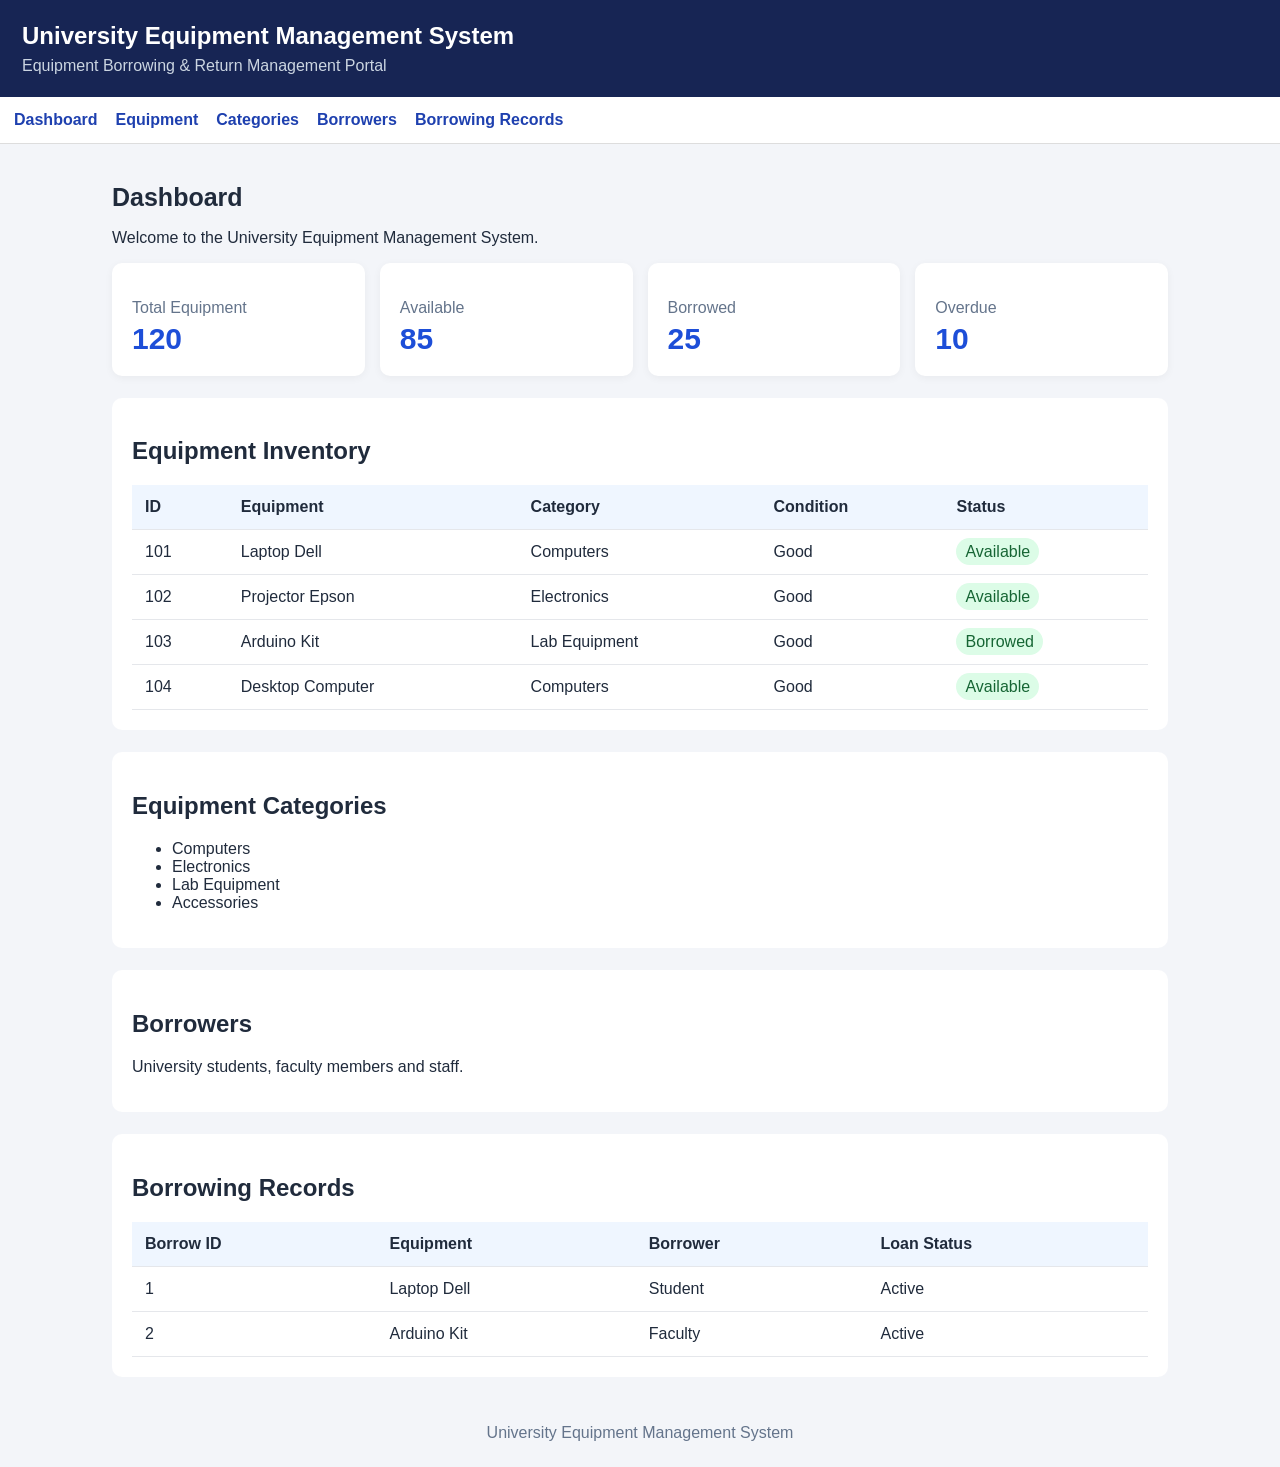
<file: Index.html>
<!DOCTYPE html>
<html lang="en">
<head>
<meta charset="UTF-8">
<meta name="viewport" content="width=device-width, initial-scale=1.0">
<title>University Equipment Management</title>
<style>
*{box-sizing:border-box}
body{margin:0;font-family:Arial,sans-serif;background:#f3f5f9;color:#202b3c}
header{background:#172554;color:white;padding:22px}
header h2{margin:0}
header p{margin:7px 0 0;color:#cbd5e1}
nav{background:white;padding:14px;display:flex;gap:18px;flex-wrap:wrap;border-bottom:1px solid #ddd}
nav a{color:#1e40af;text-decoration:none;font-weight:bold}
main{padding:22px;max-width:1100px;margin:auto}
h1{font-size:25px}
.cards{display:grid;grid-template-columns:repeat(auto-fit,minmax(150px,1fr));gap:15px}
.card{background:white;padding:20px;border-radius:10px;box-shadow:0 2px 8px #0000000c}
.card p{color:#64748b;margin-bottom:5px}
.number{font-size:30px;font-weight:bold;color:#1d4ed8}
section{background:white;margin-top:22px;padding:20px;border-radius:10px}
table{width:100%;border-collapse:collapse;min-width:550px}
th,td{text-align:left;padding:13px;border-bottom:1px solid #e5e7eb}
th{background:#eff6ff}
.table-wrap{overflow-x:auto}
.status{background:#dcfce7;color:#166534;padding:5px 9px;border-radius:15px}
footer{text-align:center;padding:25px;color:#64748b}
</style>
</head>
<body>

<header>
<h2>University Equipment Management System</h2>
<p>Equipment Borrowing & Return Management Portal</p>
</header>

<nav>
<a href="#dashboard">Dashboard</a>
<a href="#equipment">Equipment</a>
<a href="#categories">Categories</a>
<a href="#borrowers">Borrowers</a>
<a href="#records">Borrowing Records</a>
</nav>

<main>
<h1 id="dashboard">Dashboard</h1>
<p>Welcome to the University Equipment Management System.</p>

<div class="cards">
<div class="card"><p>Total Equipment</p><div class="number">120</div></div>
<div class="card"><p>Available</p><div class="number">85</div></div>
<div class="card"><p>Borrowed</p><div class="number">25</div></div>
<div class="card"><p>Overdue</p><div class="number">10</div></div>
</div>

<section id="equipment">
<h2>Equipment Inventory</h2>
<div class="table-wrap">
<table>
<thead><tr><th>ID</th><th>Equipment</th><th>Category</th><th>Condition</th><th>Status</th></tr></thead>
<tbody>
<tr><td>101</td><td>Laptop Dell</td><td>Computers</td><td>Good</td><td><span class="status">Available</span></td></tr>
<tr><td>102</td><td>Projector Epson</td><td>Electronics</td><td>Good</td><td><span class="status">Available</span></td></tr>
<tr><td>103</td><td>Arduino Kit</td><td>Lab Equipment</td><td>Good</td><td><span class="status">Borrowed</span></td></tr>
<tr><td>104</td><td>Desktop Computer</td><td>Computers</td><td>Good</td><td><span class="status">Available</span></td></tr>
</tbody>
</table>
</div>
</section>

<section id="categories">
<h2>Equipment Categories</h2>
<ul>
<li>Computers</li>
<li>Electronics</li>
<li>Lab Equipment</li>
<li>Accessories</li>
</ul>
</section>

<section id="borrowers">
<h2>Borrowers</h2>
<p>University students, faculty members and staff.</p>
</section>

<section id="records">
<h2>Borrowing Records</h2>
<div class="table-wrap">
<table>
<tr><th>Borrow ID</th><th>Equipment</th><th>Borrower</th><th>Loan Status</th></tr>
<tr><td>1</td><td>Laptop Dell</td><td>Student</td><td>Active</td></tr>
<tr><td>2</td><td>Arduino Kit</td><td>Faculty</td><td>Active</td></tr>
</table>
</div>
</section>
</main>

<footer>University Equipment Management System</footer>
</body>
</html>
</file>
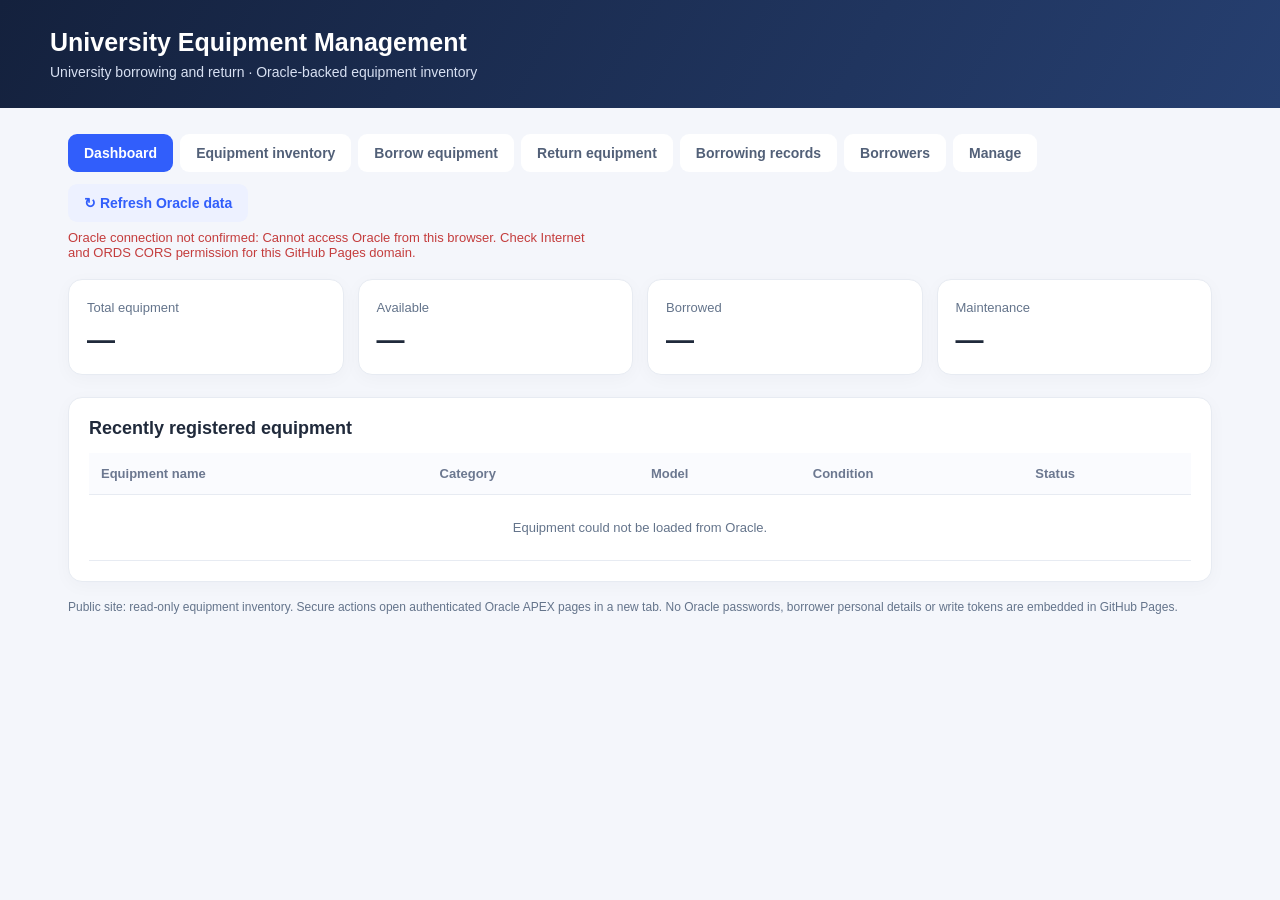
<file: index.html>
<!DOCTYPE html>
<html lang="en">
<head>
<meta charset="UTF-8">
<meta name="viewport" content="width=device-width, initial-scale=1.0">
<meta name="description" content="University equipment inventory connected to the Oracle ORDS REST API.">
<title>University Equipment Management | Oracle Live Inventory</title>
<style>
:root{--navy:#14213d;--blue:#315efb;--bg:#f4f6fb;--text:#202a3b;--muted:#64748b;--line:#e7ebf2;--green:#16865b;--red:#c43d3d}
*{box-sizing:border-box}
body{margin:0;background:var(--bg);font-family:Inter,Arial,sans-serif;color:var(--text)}
header{background:linear-gradient(120deg,#14213d,#263f70);color:#fff;padding:28px max(22px,calc((100% - 1180px)/2))}
header h1{font-size:25px;margin:0 0 7px}
header p{margin:0;color:#d7e0f2;font-size:14px}
main{max-width:1180px;margin:26px auto;padding:0 18px}
.toolbar{display:flex;justify-content:space-between;align-items:center;gap:12px;flex-wrap:wrap;margin-bottom:19px}
.tabs{display:flex;gap:7px;flex-wrap:wrap}
.tab,button{border:0;border-radius:9px;padding:11px 16px;font-weight:600;cursor:pointer;font:600 14px Inter,Arial,sans-serif}
.tab{background:#fff;color:#526078}.tab.active{background:var(--blue);color:white}
button.secondary{background:#edf1ff;color:#315efb}
button:disabled{opacity:.55;cursor:not-allowed}
.status{font-size:13px;color:var(--muted);margin-top:8px;max-width:530px}
.status.error{color:var(--red)}.status.ok{color:var(--green)}
.stats{display:grid;grid-template-columns:repeat(4,1fr);gap:14px;margin-bottom:22px}
.stat,.panel{background:#fff;border:1px solid var(--line);border-radius:14px;box-shadow:0 4px 18px #1c2c4a08}
.stat{padding:18px}.stat span{font-size:13px;color:var(--muted)}.stat strong{display:block;font-size:28px;margin-top:8px}
.panel{padding:20px;margin-bottom:18px}.panel h2{font-size:18px;margin:0 0 14px}
.section{display:none}.section.active{display:block}
.table-wrap{overflow-x:auto}
table{width:100%;border-collapse:collapse;min-width:620px}
th,td{text-align:left;padding:13px 12px;border-bottom:1px solid var(--line);font-size:13px}
th{color:#6c7890;font-weight:700;background:#fafbfe}
.pill{display:inline-block;padding:5px 9px;border-radius:20px;font-size:11px;font-weight:700;background:#e7f7ef;color:#16865b}
.pill.borrowed{background:#fff1df;color:#a7650a}.pill.maintenance{background:#ffe8e8;color:#c43d3d}
.empty{text-align:center;color:var(--muted);padding:25px}
.filters{display:flex;gap:12px;flex-wrap:wrap;align-items:center;margin-bottom:15px}
.filters input,.filters select{border:1px solid #dce2ec;border-radius:8px;background:white;padding:10px 12px;font:14px Arial;color:var(--text);min-width:170px}
.filters input{flex:1;min-width:210px}
.hint{font-size:13px;line-height:1.7;color:var(--muted)}
.notice{padding:14px 16px;background:#f6f8ff;border:1px solid #dfe6fb;border-radius:10px;line-height:1.65;margin-bottom:14px;font-size:14px}
.footer-note{margin:10px 0 26px;color:var(--muted);font-size:12px}
.actions{display:grid;grid-template-columns:repeat(auto-fit,minmax(240px,1fr));gap:14px;margin-top:18px}
.action-card{padding:18px;border:1px solid var(--line);border-radius:12px;background:#fbfcff}
.action-card h3{font-size:16px;margin:0 0 7px}
.action-card p{font-size:13px;line-height:1.5;color:var(--muted);margin:0 0 14px}
.action-btn{display:inline-flex;justify-content:center;align-items:center;text-decoration:none;border-radius:9px;padding:12px 17px;font-weight:700;font-size:14px;margin-top:10px}
.action-btn.primary{color:#fff;background:var(--blue)}
.action-btn.secondary{color:var(--blue);background:#eaf0ff}
.action-btn:focus-visible,.tab:focus-visible{outline:3px solid #edb753;outline-offset:2px}
.subhead{font-size:15px;margin:23px 0 14px}
@media(max-width:760px){.stats{grid-template-columns:repeat(2,1fr)}header h1{font-size:21px}.panel{padding:15px}.filters input,.filters select{width:100%}}
</style>
</head>
<body>
<header>
  <h1>University Equipment Management</h1>
  <p>University borrowing and return · Oracle-backed equipment inventory</p>
</header>
<main>
  <div class="toolbar">
    <div class="tabs" role="tablist" aria-label="Equipment management sections">
      <button class="tab active" data-tab="dashboard" role="tab" aria-selected="true">Dashboard</button>
      <button class="tab" data-tab="equipment" role="tab" aria-selected="false">Equipment inventory</button>
      <button class="tab" data-tab="borrow" role="tab" aria-selected="false">Borrow equipment</button>
      <button class="tab" data-tab="return" role="tab" aria-selected="false">Return equipment</button>
      <button class="tab" data-tab="records" role="tab" aria-selected="false">Borrowing records</button>
      <button class="tab" data-tab="borrowers" role="tab" aria-selected="false">Borrowers</button>
      <button class="tab" data-tab="manage" role="tab" aria-selected="false">Manage</button>
    </div>
    <div>
      <button class="secondary" id="refreshBtn" type="button">↻ Refresh Oracle data</button>
      <div class="status" role="status" aria-live="polite" id="message">Connecting to Oracle…</div>
    </div>
  </div>

  <section id="dashboard" class="section active">
    <div class="stats">
      <div class="stat"><span>Total equipment</span><strong id="totalCount">—</strong></div>
      <div class="stat"><span>Available</span><strong id="availableCount">—</strong></div>
      <div class="stat"><span>Borrowed</span><strong id="borrowedCount">—</strong></div>
      <div class="stat"><span>Maintenance</span><strong id="maintenanceCount">—</strong></div>
    </div>
    <div class="panel">
      <h2>Recently registered equipment</h2>
      <div class="table-wrap">
        <table><thead><tr><th>Equipment name</th><th>Category</th><th>Model</th><th>Condition</th><th>Status</th></tr></thead>
        <tbody id="recentEquipment"><tr><td colspan="5" class="empty">Loading Oracle equipment…</td></tr></tbody></table>
      </div>
    </div>
  </section>

  <section id="equipment" class="section">
    <div class="panel">
      <h2>Equipment inventory</h2>
      <div class="filters">
        <input id="searchEquipment" type="search" placeholder="Search equipment, model or serial number" aria-label="Search equipment">
        <select id="statusFilter" aria-label="Filter equipment by status">
          <option value="">All statuses</option>
          <option value="available">Available</option>
          <option value="borrowed">Borrowed</option>
          <option value="maintenance">Maintenance</option>
        </select>
        <select id="categoryFilter" aria-label="Filter by category"><option value="">All categories</option></select>
      </div>
      <p class="hint" id="resultCount">Loading inventory…</p>
      <div class="table-wrap">
        <table><thead><tr><th>Equipment name</th><th>Category</th><th>Model</th><th>Serial number</th><th>Condition</th><th>Status</th></tr></thead>
        <tbody id="equipmentRows"><tr><td colspan="6" class="empty">Loading Oracle equipment…</td></tr></tbody></table>
      </div>
    </div>
  </section>

  <section id="borrow" class="section">
    <div class="panel">
      <h2>Borrow equipment</h2>
      <div class="notice"><strong>Secure Oracle borrowing form.</strong> Select a registered borrower and an available item in your existing Oracle APEX app. The borrowing record is saved to Oracle, and the database trigger updates the equipment status.</div>
      <p class="hint" id="borrowSummary">Checking available equipment…</p>
      <a class="action-btn primary" href="https://oracleapex.com/ords/f?p=94698:9:0" target="_blank" rel="noopener noreferrer">Open Borrow Equipment ↗</a><p class="hint">Page 9 · Sign in to your Oracle APEX app if prompted, complete the form, then return here and refresh the dashboard.</p>
      <h3 class="subhead">Available equipment preview</h3>
      <div class="table-wrap"><table><thead><tr><th>Equipment</th><th>Model</th><th>Serial</th><th>Condition</th></tr></thead><tbody id="borrowPreview"><tr><td colspan="4" class="empty">Loading available items…</td></tr></tbody></table></div>
    </div>
  </section>

  <section id="return" class="section">
    <div class="panel">
      <h2>Return equipment</h2>
      <div class="notice"><strong>Secure Oracle return form.</strong> Choose an active borrowing record, record the return condition, and confirm. Your existing Oracle APEX page writes the return to the Oracle database.</div>
      <a class="action-btn primary" href="https://oracleapex.com/ords/f?p=94698:10:0" target="_blank" rel="noopener noreferrer">Open Return Equipment ↗</a><p class="hint">Page 10 · Once returned, come back and click Refresh Oracle Data to see the updated inventory.</p>
      <h3 class="subhead">Important</h3>
      <p class="hint">Good-condition items should become Available again; damaged items should be handled according to your existing database trigger and maintenance rules.</p>
    </div>
  </section>

  <section id="records" class="section">
    <div class="panel">
      <h2>Borrowing records &amp; reports</h2>
      <p class="hint">Borrowing history contains borrower information. Open it inside the authenticated Oracle application instead of exposing private records on a public GitHub Pages website.</p>
      <div class="actions">
        <div class="action-card"><h3>Borrowing history</h3><p>Review loan dates, due dates, returns and statuses.</p><a class="action-btn secondary" href="https://oracleapex.com/ords/f?p=94698:8:0" target="_blank" rel="noopener noreferrer">Open Borrowing History ↗</a><p class="hint">Page 8 · Oracle APEX.</p></div>
        <div class="action-card"><h3>Overdue items</h3><p>Check which equipment has passed its expected return date.</p><a class="action-btn secondary" href="https://oracleapex.com/ords/f?p=94698:11:0" target="_blank" rel="noopener noreferrer">Open Overdue Report ↗</a><p class="hint">Page 11 · Oracle APEX.</p></div>
      </div>
    </div>
  </section>

  <section id="borrowers" class="section">
    <div class="panel">
      <h2>Borrower management</h2>
      <p class="hint">Use your existing secured Oracle forms to register university borrowers and view their details. Names, emails, and phone numbers are not loaded into this public site.</p>
      <div class="actions">
        <div class="action-card"><h3>Borrower list</h3><p>View registered students, teachers and staff.</p><a class="action-btn secondary" href="https://oracleapex.com/ords/f?p=94698:6:0" target="_blank" rel="noopener noreferrer">View Borrowers ↗</a><p class="hint">Page 6 · Oracle APEX.</p></div>
        <div class="action-card"><h3>Register borrower</h3><p>Add a new borrower with correct university details.</p><a class="action-btn secondary" href="https://oracleapex.com/ords/f?p=94698:7:0" target="_blank" rel="noopener noreferrer">Add Borrower ↗</a><p class="hint">Page 7 · Oracle APEX.</p></div>
      </div>
    </div>
  </section>

  <section id="manage" class="section">
    <div class="panel">
      <h2>Manage university equipment</h2>
      <div class="notice">Administrative changes are completed in Oracle APEX, with authentication and database constraints. No Render or additional Python hosting is needed for this workflow.</div>
      <div class="actions">
        <div class="action-card"><h3>Equipment management</h3><p>Add, edit and maintain the equipment catalog.</p><a class="action-btn secondary" href="https://oracleapex.com/ords/f?p=94698:4:0" target="_blank" rel="noopener noreferrer">Manage Equipment ↗</a><p class="hint">Page 4 · Oracle APEX.</p></div>
        <div class="action-card"><h3>Categories</h3><p>Manage laptops, computers and other equipment categories.</p><a class="action-btn secondary" href="https://oracleapex.com/ords/f?p=94698:2:0" target="_blank" rel="noopener noreferrer">Manage Categories ↗</a><p class="hint">Page 2 · Oracle APEX.</p></div>
        <div class="action-card"><h3>Oracle application dashboard</h3><p>Use the authenticated home page for the complete management workflow.</p><a class="action-btn secondary" href="https://oracleapex.com/ords/f?p=94698:12:0" target="_blank" rel="noopener noreferrer">Open Oracle Dashboard ↗</a><p class="hint">Page 12 · Oracle APEX.</p></div>
      </div>
    </div>
  </section>
  <p class="footer-note">Public site: read-only equipment inventory. Secure actions open authenticated Oracle APEX pages in a new tab. No Oracle passwords, borrower personal details or write tokens are embedded in GitHub Pages.</p>
</main>
<script>
"use strict";
const API_BASE = "https://oracleapex.com/ords/dawood/";
let equipment = [];
let categories = [];
const $ = id => document.getElementById(id);
const field = (obj, name) => obj?.[name] ?? obj?.[name.toLowerCase()] ?? obj?.[name.toUpperCase()] ?? "";
const esc = value => String(value ?? "").replace(/[&<>"']/g, c => ({"&":"&amp;","<":"&lt;",">":"&gt;",'"':"&quot;","'":"&#39;"}[c]));
const label = v => String(v || "—");
function setMessage(value, type) {
  $("message").textContent = value;
  $("message").className = "status " + (type || "");
}
function statusBadge(status) {
  const value = label(status);
  const key = value.toLowerCase();
  const klass = key === "borrowed" ? "borrowed" : key === "maintenance" ? "maintenance" : "";
  return '<span class="pill ' + klass + '">' + esc(value) + "</span>";
}
function categoryName(id) {
  const row = categories.find(x => String(field(x,"CATEGORYID")) === String(id));
  return row ? label(field(row,"CATEGORYNAME")) : (id ? "Category " + id : "—");
}
async function readAllPages(resource) {
  let url = new URL(resource, API_BASE).href;
  const all = [];
  const visited = new Set();
  for (let page = 0; page < 200 && url; page++) {
    const target = new URL(url);
    if (target.origin !== new URL(API_BASE).origin || !target.pathname.startsWith(new URL(API_BASE).pathname)) {
      throw new Error("Unexpected Oracle pagination URL");
    }
    if (visited.has(url)) throw new Error("Oracle pagination repeated the same page");
    visited.add(url);
    let response;
    try {
      response = await fetch(url, { method:"GET", headers:{"Accept":"application/json"}, cache:"no-store" });
    } catch (_) {
      throw new Error("Cannot access Oracle from this browser. Check Internet and ORDS CORS permission for this GitHub Pages domain.");
    }
    if (!response.ok) throw new Error(resource + " returned HTTP " + response.status);
    let data;
    try { data = await response.json(); }
    catch (_) { throw new Error("Oracle did not return valid JSON for " + resource); }
    const items = Array.isArray(data?.items) ? data.items : (Array.isArray(data) ? data : null);
    if (!items) throw new Error("Unexpected Oracle JSON format for " + resource);
    all.push(...items);
    if (Array.isArray(data)) break;
    const next = (data.links || []).find(x => String(x.rel).toLowerCase() === "next")?.href;
    if (next) { url = new URL(next,url).href; continue; }
    if (data.hasMore && items.length) {
      const current = new URL(url);
      const offset = Number(data.offset ?? current.searchParams.get("offset") ?? 0);
      current.searchParams.set("offset", String(offset + items.length));
      url = current.href;
      continue;
    }
    url = null;
  }
  if (url) throw new Error("Oracle returned too many pages; narrow the API response");
  return all;
}
function renderDashboard() {
  $("totalCount").textContent = equipment.length;
  $("availableCount").textContent = equipment.filter(x => String(field(x,"STATUS")).toLowerCase()==="available").length;
  $("borrowedCount").textContent = equipment.filter(x => String(field(x,"STATUS")).toLowerCase()==="borrowed").length;
  $("maintenanceCount").textContent = equipment.filter(x => String(field(x,"STATUS")).toLowerCase()==="maintenance").length;
  const availableForLoan = equipment.filter(x => String(field(x,"STATUS")).toLowerCase() === "available" && String(field(x,"CONDITION")).toLowerCase() === "good");
  $("borrowSummary").textContent = availableForLoan.length + " available, good-condition item(s) currently shown in Oracle inventory.";
  $("borrowPreview").innerHTML = availableForLoan.slice(0,12).map(x => '<tr><td><strong>'+esc(label(field(x,"EQUIPMENTNAME")))+'</strong></td><td>'+esc(label(field(x,"MODEL")))+'</td><td>'+esc(label(field(x,"SERIALNUMBER")))+'</td><td>'+esc(label(field(x,"CONDITION")))+'</td></tr>').join("") || '<tr><td colspan="4" class="empty">No available equipment. Check the secure Oracle application.</td></tr>';
  const recent = [...equipment].sort((a,b)=>Number(field(b,"EQUIPMENTID"))-Number(field(a,"EQUIPMENTID"))).slice(0,6);
  $("recentEquipment").innerHTML = recent.map(x => '<tr><td><strong>'+esc(label(field(x,"EQUIPMENTNAME")))+'</strong></td><td>'+esc(categoryName(field(x,"CATEGORYID")))+'</td><td>'+esc(label(field(x,"MODEL")))+'</td><td>'+esc(label(field(x,"CONDITION")))+'</td><td>'+statusBadge(field(x,"STATUS"))+'</td></tr>').join("") || '<tr><td colspan="5" class="empty">No Oracle equipment records found.</td></tr>';
}
function populateCategories() {
  const ids = [...new Set(equipment.map(x => String(field(x,"CATEGORYID"))).filter(Boolean))];
  const filter = $("categoryFilter");
  const selected = filter.value;
  filter.innerHTML = '<option value="">All categories</option>' + ids.map(id => '<option value="'+esc(id)+'">'+esc(categoryName(id))+'</option>').join("");
  filter.value = ids.includes(selected) ? selected : "";
}
function renderInventory() {
  const query = $("searchEquipment").value.trim().toLowerCase();
  const status = $("statusFilter").value;
  const category = $("categoryFilter").value;
  const matches = equipment.filter(item => {
    const searchable = [field(item,"EQUIPMENTNAME"),field(item,"MODEL"),field(item,"SERIALNUMBER")].join(" ").toLowerCase();
    return (!query || searchable.includes(query))
      && (!status || String(field(item,"STATUS")).toLowerCase() === status)
      && (!category || String(field(item,"CATEGORYID")) === category);
  });
  $("resultCount").textContent = "Showing " + matches.length + " of " + equipment.length + " Oracle equipment records.";
  $("equipmentRows").innerHTML = matches.map(x => '<tr><td><strong>'+esc(label(field(x,"EQUIPMENTNAME")))+'</strong></td><td>'+esc(categoryName(field(x,"CATEGORYID")))+'</td><td>'+esc(label(field(x,"MODEL")))+'</td><td>'+esc(label(field(x,"SERIALNUMBER")))+'</td><td>'+esc(label(field(x,"CONDITION")))+'</td><td>'+statusBadge(field(x,"STATUS"))+'</td></tr>').join("") || '<tr><td colspan="6" class="empty">No matching equipment found.</td></tr>';
}
async function loadData() {
  const button = $("refreshBtn");
  button.disabled = true;
  setMessage("Reading equipment from Oracle…");
  try {
    // Equipment is essential; categories are optional so a category API error
    // never prevents the live equipment dashboard from loading.
    equipment = await readAllPages("equipment/");
    const optional = await Promise.allSettled([readAllPages("categories/")]);
    categories = optional[0].status === "fulfilled" ? optional[0].value : [];
    renderDashboard();
    populateCategories();
    renderInventory();
    setMessage("Oracle inventory connected · " + equipment.length + " equipment records" + (optional[0].status==="rejected" ? " · category labels unavailable" : ""), "ok");
  } catch (error) {
    console.error("Oracle inventory error:",error);
    setMessage("Oracle connection not confirmed: " + error.message, "error");
    $("recentEquipment").innerHTML = '<tr><td colspan="5" class="empty">Equipment could not be loaded from Oracle.</td></tr>';
    $("equipmentRows").innerHTML = '<tr><td colspan="6" class="empty">Refresh when the Oracle API is available.</td></tr>';
    $("resultCount").textContent = "Unable to load Oracle inventory.";
    $("borrowSummary").textContent = "Live availability unavailable. Use the secure Oracle borrowing form for current information.";
    $("borrowPreview").innerHTML = '<tr><td colspan="4" class="empty">Availability cannot be shown right now.</td></tr>';
    ["totalCount","availableCount","borrowedCount","maintenanceCount"].forEach(id => $(id).textContent = "—");
  } finally {
    button.disabled = false;
  }
}
document.querySelectorAll(".tab").forEach(button => button.addEventListener("click", () => {
  document.querySelectorAll(".tab").forEach(t => {t.classList.toggle("active",t===button);t.setAttribute("aria-selected",t===button?"true":"false");});
  document.querySelectorAll(".section").forEach(section => section.classList.toggle("active",section.id===button.dataset.tab));
}));
["searchEquipment","statusFilter","categoryFilter"].forEach(id => $(id).addEventListener("input",renderInventory));
$("refreshBtn").addEventListener("click",loadData);
loadData();
</script>
</body>
</html>
</file>
